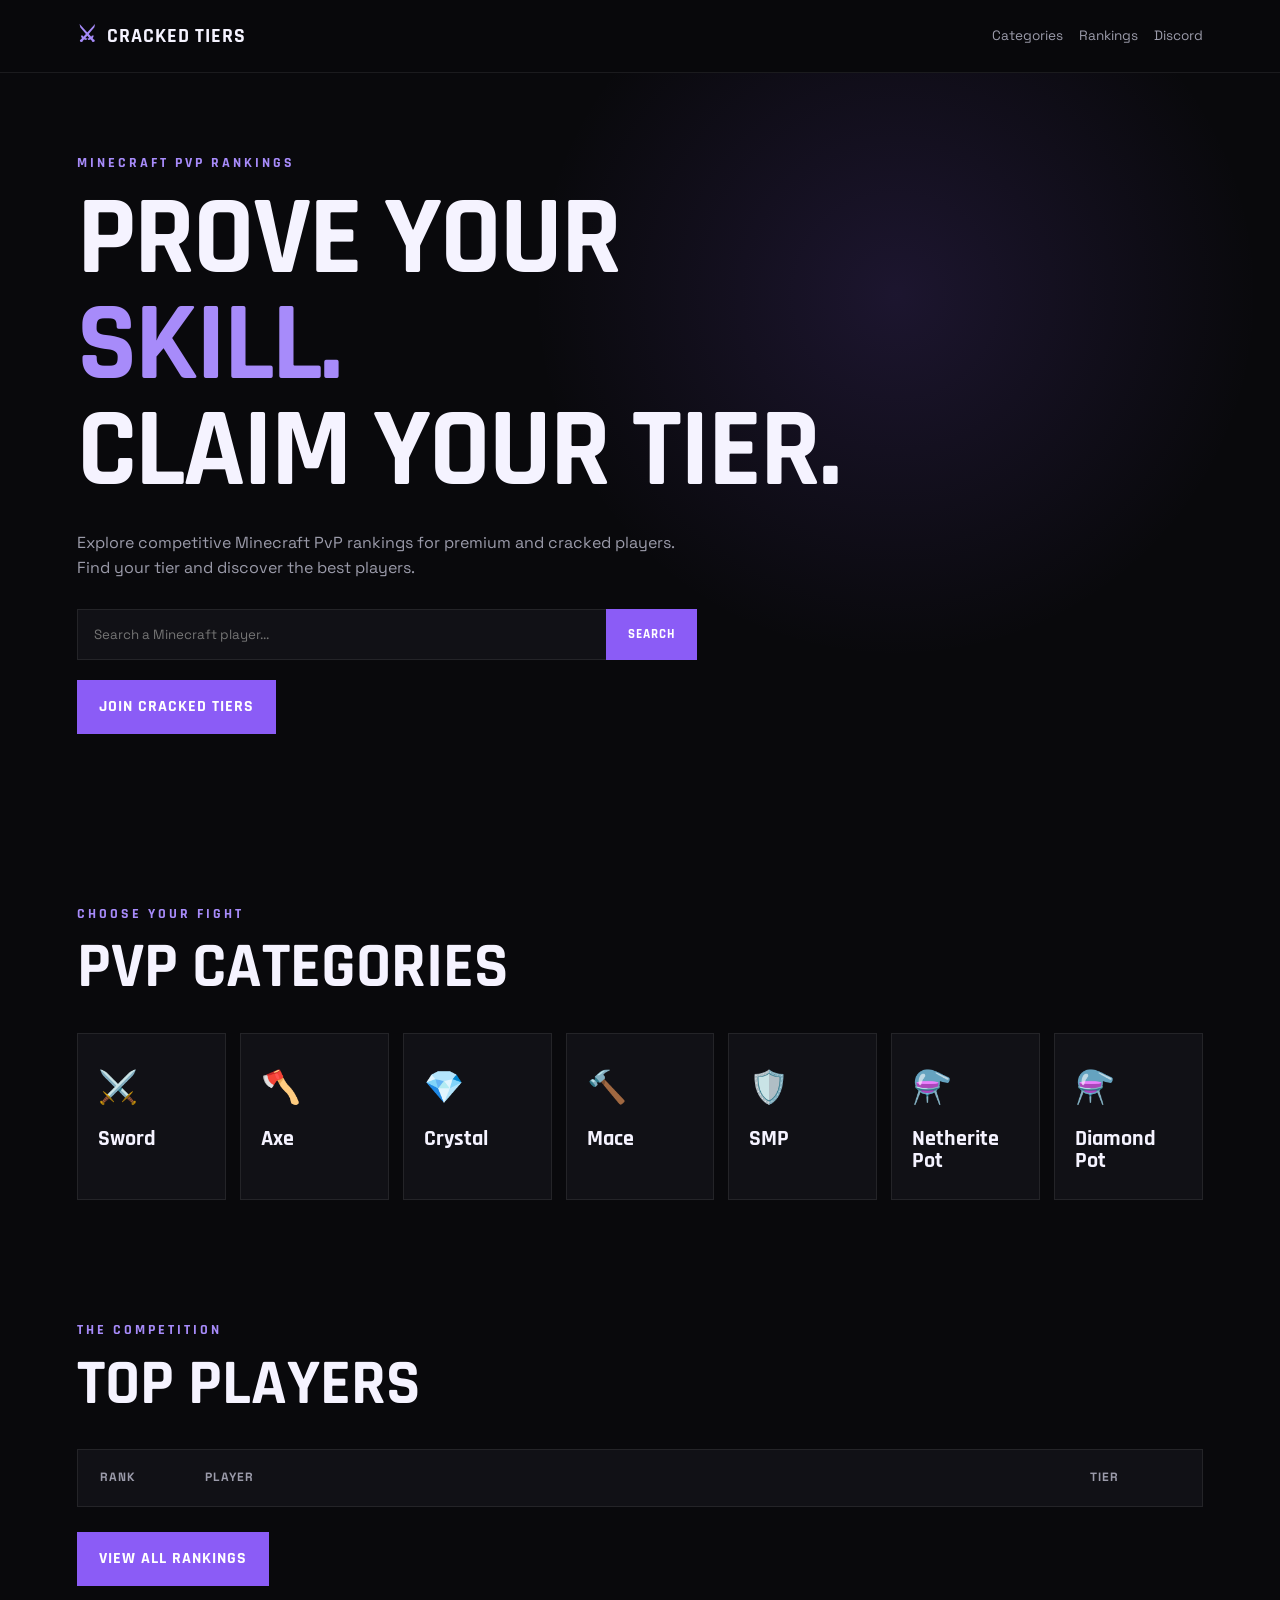
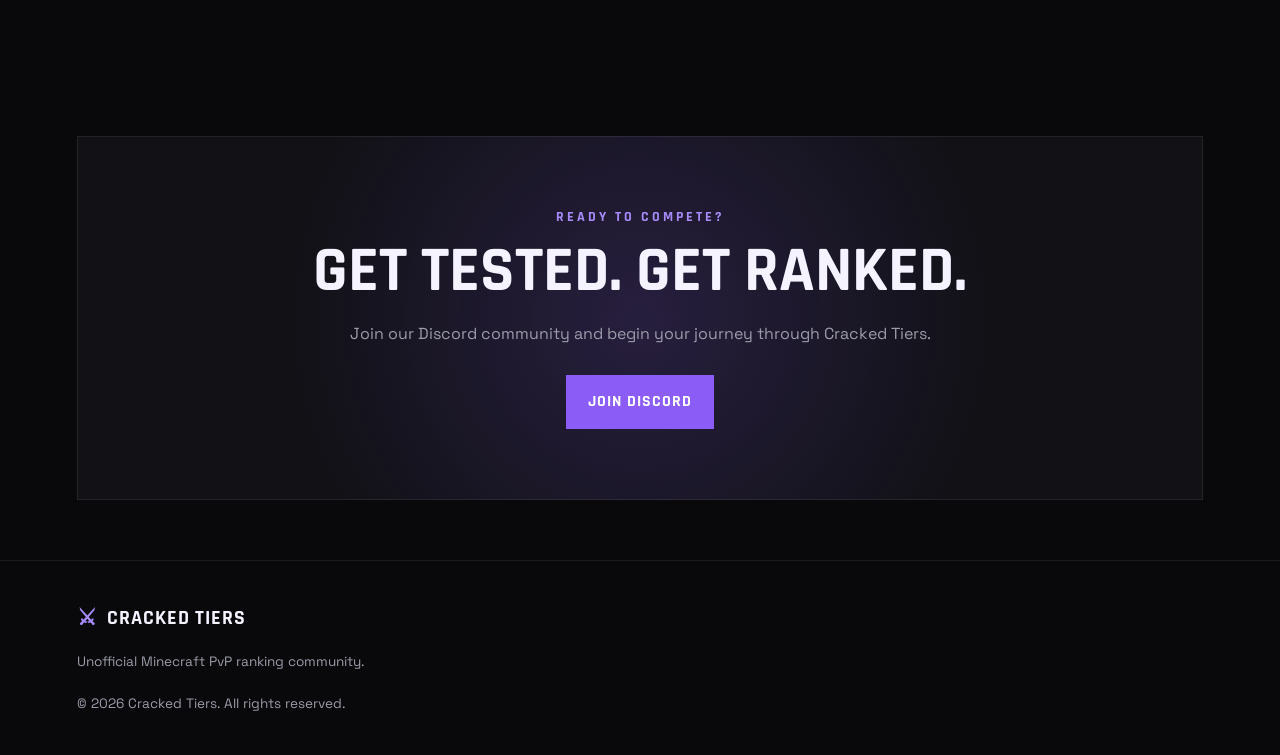
<file: index.html>
<!DOCTYPE html>
<html lang="en">
<head>
    <meta charset="UTF-8">
    <meta name="viewport" content="width=device-width, initial-scale=1.0">

    <title>Cracked Tiers | Minecraft PvP Rankings</title>

    <meta
        name="description"
        content="View Minecraft PvP player rankings and tiers on Cracked Tiers."
    >

    <link rel="stylesheet" href="style.css">
</head>

<body>

    <!-- Navigation -->
    <header class="navbar">
        <a href="index.html" class="brand">
            <span class="brand-icon">⚔</span>
            <span>CRACKED TIERS</span>
        </a>

        <nav class="nav-links">
            <a href="#categories">Categories</a>
            <a href="rankings.html">Rankings</a>
            <a href="#discord">Discord</a>
        </nav>
    </header>


    <main>

        <!-- Hero -->
        <section class="hero">
            <div class="hero-content">

                <p class="eyebrow">MINECRAFT PVP RANKINGS</p>

                <h1>
                    PROVE YOUR <span>SKILL.</span><br>
                    CLAIM YOUR TIER.
                </h1>

                <p class="hero-text">
                    Explore competitive Minecraft PvP rankings for premium and cracked players.
                    Find your tier and discover the best players.
                </p>


                <!-- Player Search -->
                <div class="search-box">

                    <input
                        type="text"
                        id="playerSearch"
                        placeholder="Search a Minecraft player..."
                        autocomplete="off"
                    >

                    <button id="searchButton">
                        SEARCH
                    </button>

                </div>


                <!-- Search Results -->
                <div
                    id="searchResults"
                    class="search-results"
                ></div>


                <a
                    href="#discord"
                    class="primary-button"
                >
                    JOIN CRACKED TIERS
                </a>

            </div>
        </section>


        <!-- PvP Categories -->
        <section
            class="section"
            id="categories"
        >

            <div class="section-heading">
                <p class="eyebrow">
                    CHOOSE YOUR FIGHT
                </p>

                <h2>PVP CATEGORIES</h2>
            </div>


            <div class="category-grid">

                <a
                    href="rankings.html?category=Sword"
                    class="category-card"
                >
                    <span>⚔️</span>
                    <h3>Sword</h3>
                </a>

                <a
                    href="rankings.html?category=Axe"
                    class="category-card"
                >
                    <span>🪓</span>
                    <h3>Axe</h3>
                </a>

                <a
                    href="rankings.html?category=Crystal"
                    class="category-card"
                >
                    <span>💎</span>
                    <h3>Crystal</h3>
                </a>

                <a
                    href="rankings.html?category=Mace"
                    class="category-card"
                >
                    <span>🔨</span>
                    <h3>Mace</h3>
                </a>

                <a
                    href="rankings.html?category=SMP"
                    class="category-card"
                >
                    <span>🛡️</span>
                    <h3>SMP</h3>
                </a>

                <a
                    href="rankings.html?category=Netherite%20Pot"
                    class="category-card"
                >
                    <span>⚗️</span>
                    <h3>Netherite Pot</h3>
                </a>

                <a
                    href="rankings.html?category=Diamond%20Pot"
                    class="category-card"
                >
                    <span>⚗️</span>
                    <h3>Diamond Pot</h3>
                </a>

            </div>
        </section>


        <!-- Rankings Preview -->
        <section class="section rankings-section">

            <div class="section-heading">

                <p class="eyebrow">
                    THE COMPETITION
                </p>

                <h2>TOP PLAYERS</h2>

            </div>


            <div class="leaderboard">

                <div class="leaderboard-row header-row">
                    <span>RANK</span>
                    <span>PLAYER</span>
                    <span>TIER</span>
                </div>

            </div>


            <br>


            <a
                href="rankings.html"
                class="primary-button"
            >
                VIEW ALL RANKINGS
            </a>

        </section>


        <!-- Discord -->
        <section
            class="discord-section"
            id="discord"
        >

            <p class="eyebrow">
                READY TO COMPETE?
            </p>

            <h2>
                GET TESTED. GET RANKED.
            </h2>

            <p>
                Join our Discord community and begin your journey through Cracked Tiers.
            </p>

            <a
                href="#"
                class="primary-button"
            >
                JOIN DISCORD
            </a>

        </section>

    </main>


    <!-- Footer -->
    <footer>

        <div class="brand">
            <span class="brand-icon">⚔</span>
            <span>CRACKED TIERS</span>
        </div>

        <p>
            Unofficial Minecraft PvP ranking community.
        </p>

        <p class="copyright">
            © 2026 Cracked Tiers. All rights reserved.
        </p>

    </footer>


    <script src="script.js"></script>

</body>
</html>
</file>
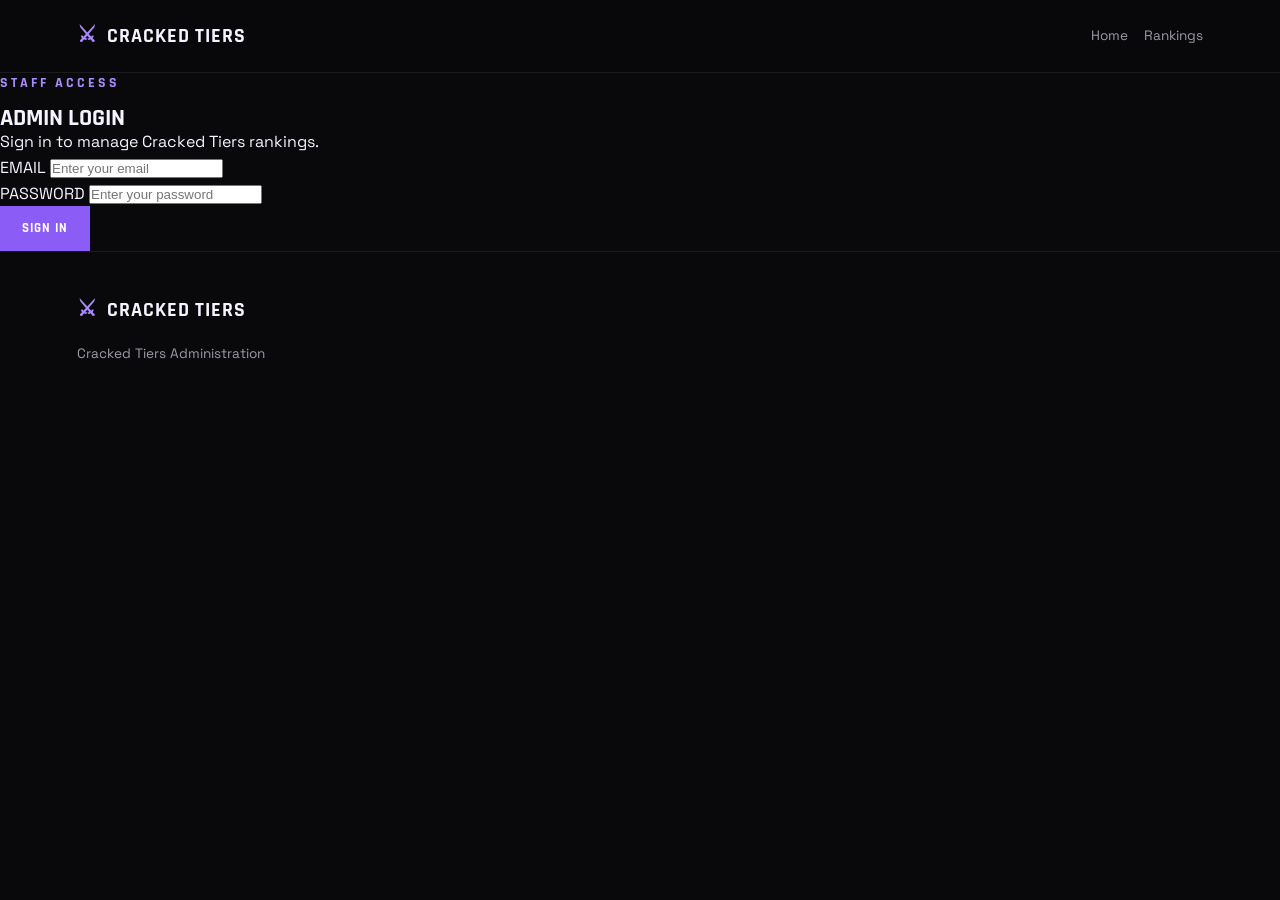
<file: admin.html>
<!DOCTYPE html>
<html lang="en">

<head>
    <meta charset="UTF-8">

    <meta
        name="viewport"
        content="width=device-width, initial-scale=1.0"
    >

    <title>Admin Dashboard | Cracked Tiers</title>

    <link rel="stylesheet" href="style.css">
</head>

<body>

    <!-- Navigation -->
    <header class="navbar">

        <a href="index.html" class="brand">
            <span class="brand-icon">⚔</span>
            <span>CRACKED TIERS</span>
        </a>

        <nav class="nav-links">
            <a href="index.html">View Site</a>

            <button
                id="logoutButton"
                class="admin-nav-button"
            >
                Logout
            </button>
        </nav>

    </header>


    <main class="admin-page">

        <!-- Loading / Security Check -->
        <div
            id="adminLoading"
            class="admin-loading"
        >
            Checking admin access...
        </div>


        <!-- Dashboard -->
        <div
            id="adminDashboard"
            style="display: none;"
        >

            <!-- Header -->
            <section class="admin-header">

                <div>

                    <p class="eyebrow">
                        STAFF CONTROL PANEL
                    </p>

                    <h1>
                        ADMIN DASHBOARD
                    </h1>

                    <p class="admin-login-text">
                        Manage player rankings across
                        Cracked Tiers.
                    </p>

                </div>


                <a
                    href="rankings.html"
                    class="primary-button"
                >
                    VIEW LIVE RANKINGS
                </a>

            </section>


            <!-- Add Ranking -->
            <section class="admin-panel">

                <div class="admin-panel-title">

                    <div>

                        <p class="eyebrow">
                            NEW ENTRY
                        </p>

                        <h2>
                            ADD RANKING
                        </h2>

                    </div>

                </div>


                <form
                    id="addRankingForm"
                    class="admin-ranking-form"
                >

                    <div class="admin-form-group">

                        <label for="playerName">
                            MINECRAFT USERNAME
                        </label>

                        <input
                            type="text"
                            id="playerName"
                            placeholder="Enter player username"
                            required
                        >

                    </div>


                    <div class="admin-form-group">

                        <label for="category">
                            CATEGORY
                        </label>

                        <select
                            id="category"
                            required
                        >
                            <option value="">
                                Select category
                            </option>

                            <option value="Sword">Sword</option>
                            <option value="Axe">Axe</option>
                            <option value="Crystal">Crystal</option>
                            <option value="Mace">Mace</option>
                            <option value="SMP">SMP</option>
                            <option value="Netherite Pot">
                                Netherite Pot
                            </option>
                            <option value="Diamond Pot">
                                Diamond Pot
                            </option>

                        </select>

                    </div>


                    <div class="admin-form-group">

                        <label for="tier">
                            TIER
                        </label>

                        <select
                            id="tier"
                            required
                        >
                            <option value="">
                                Select tier
                            </option>

                            <option value="HT1">HT1</option>
                            <option value="LT1">LT1</option>
                            <option value="HT2">HT2</option>
                            <option value="LT2">LT2</option>
                            <option value="HT3">HT3</option>
                            <option value="LT3">LT3</option>
                            <option value="HT4">HT4</option>
                            <option value="LT4">LT4</option>
                            <option value="HT5">HT5</option>
                            <option value="LT5">LT5</option>

                        </select>

                    </div>


                    <button
                        type="submit"
                        class="primary-button"
                    >
                        ADD RANKING
                    </button>

                </form>


                <div
                    id="adminMessage"
                    class="admin-message"
                ></div>

            </section>


            <!-- Edit Ranking -->
            <section
                id="editPanel"
                class="admin-panel"
                style="display: none;"
            >

                <div class="admin-panel-title">

                    <div>

                        <p class="eyebrow">
                            EDIT ENTRY
                        </p>

                        <h2>
                            EDIT RANKING
                        </h2>

                    </div>

                </div>


                <form
                    id="editRankingForm"
                    class="admin-ranking-form"
                >

                    <input
                        type="hidden"
                        id="editRankingId"
                    >


                    <div class="admin-form-group">

                        <label for="editPlayerName">
                            MINECRAFT USERNAME
                        </label>

                        <input
                            type="text"
                            id="editPlayerName"
                            required
                        >

                    </div>


                    <div class="admin-form-group">

                        <label for="editCategory">
                            CATEGORY
                        </label>

                        <select
                            id="editCategory"
                            required
                        >
                            <option value="Sword">Sword</option>
                            <option value="Axe">Axe</option>
                            <option value="Crystal">Crystal</option>
                            <option value="Mace">Mace</option>
                            <option value="SMP">SMP</option>
                            <option value="Netherite Pot">
                                Netherite Pot
                            </option>
                            <option value="Diamond Pot">
                                Diamond Pot
                            </option>

                        </select>

                    </div>


                    <div class="admin-form-group">

                        <label for="editTier">
                            TIER
                        </label>

                        <select
                            id="editTier"
                            required
                        >
                            <option value="HT1">HT1</option>
                            <option value="LT1">LT1</option>
                            <option value="HT2">HT2</option>
                            <option value="LT2">LT2</option>
                            <option value="HT3">HT3</option>
                            <option value="LT3">LT3</option>
                            <option value="HT4">HT4</option>
                            <option value="LT4">LT4</option>
                            <option value="HT5">HT5</option>
                            <option value="LT5">LT5</option>

                        </select>

                    </div>


                    <button
                        type="submit"
                        class="primary-button"
                    >
                        SAVE CHANGES
                    </button>


                    <button
                        type="button"
                        id="cancelEditButton"
                        class="admin-cancel-button"
                    >
                        CANCEL
                    </button>

                </form>

            </section>


            <!-- Manage Rankings -->
            <section class="admin-panel">

                <div class="admin-panel-title">

                    <div>

                        <p class="eyebrow">
                            DATABASE
                        </p>

                        <h2>
                            MANAGE RANKINGS
                        </h2>

                    </div>

                </div>


                <div
                    id="adminRankingsList"
                    class="admin-rankings-list"
                >
                    Loading rankings...
                </div>

            </section>

        </div>

    </main>


<script>

    // ==========================================
    // SUPABASE SETTINGS
    // ==========================================
    const SUPABASE_URL =
        "https://twgnubacplneragssrot.supabase.co";

    const SUPABASE_KEY =
        "sb_publishable_O4hAWDj8dTdSsHTL6j9nrg_SEOZIQiR";

    const ADMIN_USER_ID =
        "ca1c160b-d6c8-4544-b12d-2777d39879d4";


    // ==========================================
    // CHECK ADMIN SESSION
    // ==========================================
    const savedSession =
        localStorage.getItem(
            "crackedTiersSession"
        );


    if (!savedSession) {

        window.location.href =
            "login.html";

    } else {

        try {

            const authData =
                JSON.parse(savedSession);


            if (
                !authData.user ||
                authData.user.id !==
                ADMIN_USER_ID
            ) {

                localStorage.removeItem(
                    "crackedTiersSession"
                );

                window.location.href =
                    "login.html";

            } else {

                document
                    .getElementById("adminLoading")
                    .style.display = "none";


                document
                    .getElementById("adminDashboard")
                    .style.display = "block";

            }

        } catch (error) {

            localStorage.removeItem(
                "crackedTiersSession"
            );

            window.location.href =
                "login.html";
        }
    }


    // ==========================================
    // GET ACCESS TOKEN
    // ==========================================
    function getAccessToken() {

        const session =
            JSON.parse(
                localStorage.getItem(
                    "crackedTiersSession"
                )
            );

        return session.access_token;
    }


    // ==========================================
    // LOAD RANKINGS
    // ==========================================
    async function loadAdminRankings() {

        const rankingsList =
            document.getElementById(
                "adminRankingsList"
            );


        try {

            const response =
                await fetch(
                    SUPABASE_URL +
                    "/rest/v1/rankings" +
                    "?select=id,player_name,category,tier" +
                    "&order=player_name.asc",
                    {
                        headers: {
                            "apikey": SUPABASE_KEY,
                            "Authorization":
                                "Bearer " +
                                getAccessToken()
                        }
                    }
                );


            if (!response.ok) {

                throw new Error(
                    "Unable to load rankings"
                );
            }


            const players =
                await response.json();


            if (players.length === 0) {

                rankingsList.innerHTML =
                    "<p>No rankings found.</p>";

                return;
            }


            rankingsList.innerHTML =
                players
                    .map(
                        function (player) {

                            return `
                                <div class="admin-ranking-row">

                                    <div class="admin-player-info">

                                        <strong>
                                            ${player.player_name}
                                        </strong>

                                        <span>
                                            ${player.category}
                                            ·
                                            ${player.tier}
                                        </span>

                                    </div>


                                    <div class="admin-row-actions">

                                        <button
                                            class="admin-edit-button"
                                            data-id="${player.id}"
                                            data-name="${player.player_name}"
                                            data-category="${player.category}"
                                            data-tier="${player.tier}"
                                        >
                                            EDIT
                                        </button>


                                        <button
                                            class="admin-delete-button"
                                            data-id="${player.id}"
                                        >
                                            DELETE
                                        </button>

                                    </div>

                                </div>
                            `;
                        }
                    )
                    .join("");


            addDeleteListeners();
            addEditListeners();


        } catch (error) {

            console.error(
                "Admin ranking error:",
                error
            );

            rankingsList.innerHTML =
                "<p>Unable to load rankings.</p>";
        }
    }


    // ==========================================
    // ADD RANKING
    // ==========================================
    const addRankingForm =
        document.getElementById(
            "addRankingForm"
        );


    addRankingForm.addEventListener(
        "submit",
        async function (event) {

            event.preventDefault();


            const playerName =
                document
                    .getElementById("playerName")
                    .value
                    .trim();

            const category =
                document
                    .getElementById("category")
                    .value;

            const tier =
                document
                    .getElementById("tier")
                    .value;


            const adminMessage =
                document.getElementById(
                    "adminMessage"
                );


            adminMessage.textContent =
                "Adding ranking...";


            try {

                const response =
                    await fetch(
                        SUPABASE_URL +
                        "/rest/v1/rankings",
                        {
                            method: "POST",

                            headers: {
                                "apikey": SUPABASE_KEY,

                                "Authorization":
                                    "Bearer " +
                                    getAccessToken(),

                                "Content-Type":
                                    "application/json",

                                "Prefer":
                                    "return=representation"
                            },

                            body: JSON.stringify([
                                {
                                    player_name:
                                        playerName,

                                    category:
                                        category,

                                    tier:
                                        tier
                                }
                            ])
                        }
                    );


                if (!response.ok) {

                    const errorData =
                        await response.json();

                    throw new Error(
                        errorData.message ||
                        "Unable to add ranking"
                    );
                }


                adminMessage.textContent =
                    "Ranking added successfully!";


                addRankingForm.reset();


                loadAdminRankings();


            } catch (error) {

                console.error(
                    "Add ranking error:",
                    error
                );


                adminMessage.textContent =
                    error.message;
            }
        }
    );


    // ==========================================
    // EDIT BUTTONS
    // ==========================================
    function addEditListeners() {

        const editButtons =
            document.querySelectorAll(
                ".admin-edit-button"
            );


        editButtons.forEach(
            function (button) {

                button.addEventListener(
                    "click",
                    function () {

                        document
                            .getElementById("editRankingId")
                            .value =
                            button.dataset.id;

                        document
                            .getElementById("editPlayerName")
                            .value =
                            button.dataset.name;

                        document
                            .getElementById("editCategory")
                            .value =
                            button.dataset.category;

                        document
                            .getElementById("editTier")
                            .value =
                            button.dataset.tier;


                        document
                            .getElementById("editPanel")
                            .style.display =
                            "block";


                        document
                            .getElementById("editPanel")
                            .scrollIntoView({
                                behavior: "smooth"
                            });
                    }
                );
            }
        );
    }


    // ==========================================
    // SAVE EDITED RANKING
    // ==========================================
    document
        .getElementById("editRankingForm")
        .addEventListener(
            "submit",
            async function (event) {

                event.preventDefault();


                const rankingId =
                    document
                        .getElementById("editRankingId")
                        .value;

                const playerName =
                    document
                        .getElementById("editPlayerName")
                        .value
                        .trim();

                const category =
                    document
                        .getElementById("editCategory")
                        .value;

                const tier =
                    document
                        .getElementById("editTier")
                        .value;


                try {

                    const response =
                        await fetch(
                            SUPABASE_URL +
                            "/rest/v1/rankings?id=eq." +
                            encodeURIComponent(
                                rankingId
                            ),
                            {
                                method: "PATCH",

                                headers: {
                                    "apikey":
                                        SUPABASE_KEY,

                                    "Authorization":
                                        "Bearer " +
                                        getAccessToken(),

                                    "Content-Type":
                                        "application/json"
                                },

                                body: JSON.stringify({
                                    player_name:
                                        playerName,

                                    category:
                                        category,

                                    tier:
                                        tier
                                })
                            }
                        );


                    if (!response.ok) {

                        const errorData =
                            await response.json();

                        throw new Error(
                            errorData.message ||
                            "Unable to update ranking"
                        );
                    }


                    document
                        .getElementById("editPanel")
                        .style.display =
                        "none";


                    alert(
                        "Ranking updated successfully!"
                    );


                    loadAdminRankings();


                } catch (error) {

                    console.error(
                        "Edit error:",
                        error
                    );

                    alert(
                        error.message
                    );
                }
            }
        );


    // ==========================================
    // CANCEL EDIT
    // ==========================================
    document
        .getElementById("cancelEditButton")
        .addEventListener(
            "click",
            function () {

                document
                    .getElementById("editPanel")
                    .style.display =
                    "none";
            }
        );


    // ==========================================
    // DELETE RANKING
    // ==========================================
    function addDeleteListeners() {

        const deleteButtons =
            document.querySelectorAll(
                ".admin-delete-button"
            );


        deleteButtons.forEach(
            function (button) {

                button.addEventListener(
                    "click",
                    async function () {

                        const rankingId =
                            button.getAttribute(
                                "data-id"
                            );


                        const confirmed =
                            confirm(
                                "Delete this ranking?"
                            );


                        if (!confirmed) {
                            return;
                        }


                        try {

                            const response =
                                await fetch(
                                    SUPABASE_URL +
                                    "/rest/v1/rankings" +
                                    "?id=eq." +
                                    encodeURIComponent(
                                        rankingId
                                    ),
                                    {
                                        method:
                                            "DELETE",

                                        headers: {
                                            "apikey":
                                                SUPABASE_KEY,

                                            "Authorization":
                                                "Bearer " +
                                                getAccessToken()
                                        }
                                    }
                                );


                            if (!response.ok) {

                                throw new Error(
                                    "Unable to delete ranking"
                                );
                            }


                            loadAdminRankings();


                        } catch (error) {

                            console.error(
                                "Delete error:",
                                error
                            );

                            alert(
                                error.message
                            );
                        }
                    }
                );
            }
        );
    }


    // ==========================================
    // LOGOUT
    // ==========================================
    document
        .getElementById("logoutButton")
        .addEventListener(
            "click",
            function () {

                localStorage.removeItem(
                    "crackedTiersSession"
                );


                window.location.href =
                    "login.html";
            }
        );


    // ==========================================
    // START DASHBOARD
    // ==========================================
    loadAdminRankings();

</script>

</body>
</html>
</file>
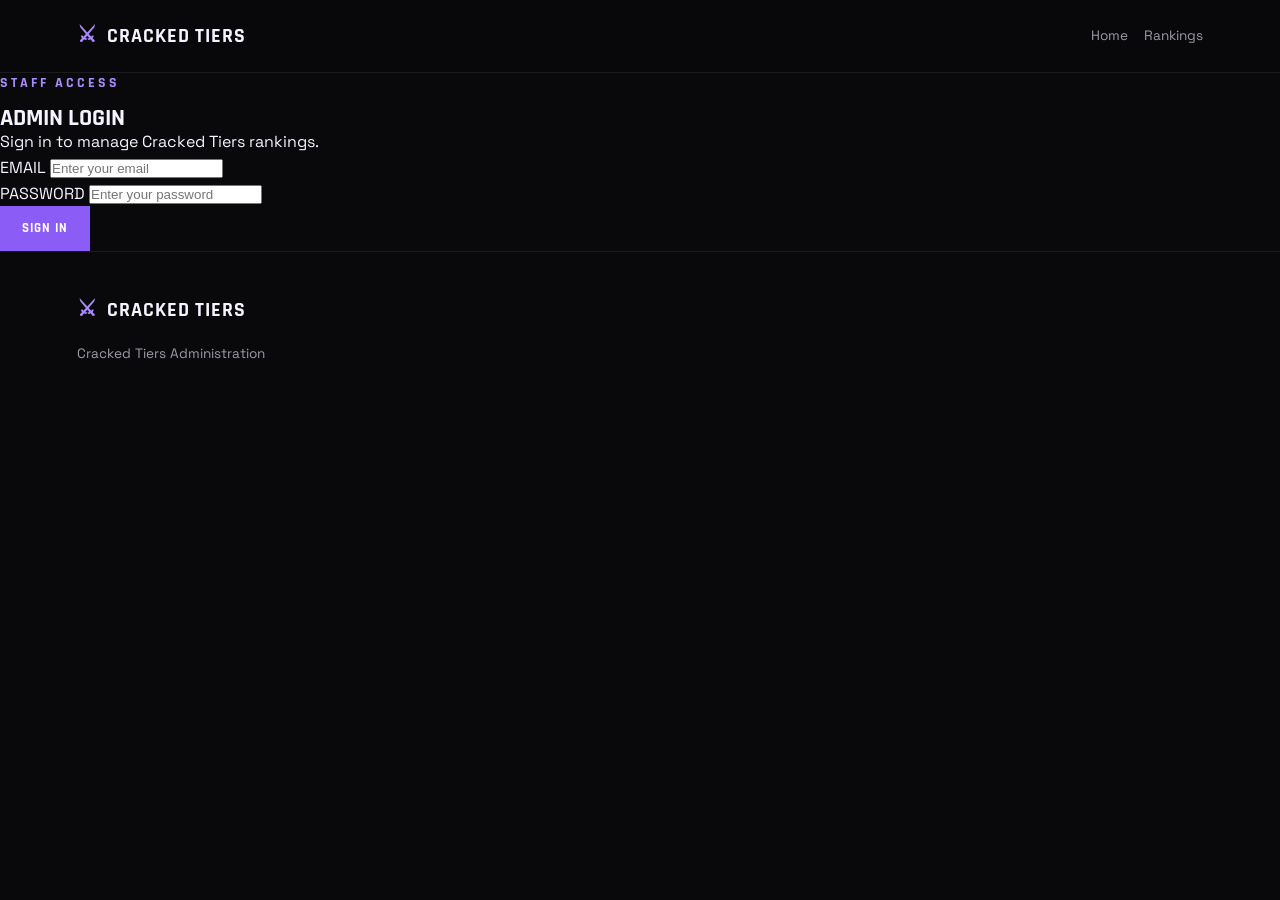
<file: login.html>
<!DOCTYPE html><html lang="en">
<head>
    <meta charset="UTF-8"><meta
    name="viewport"
    content="width=device-width, initial-scale=1.0"
>

<title>Admin Login | Cracked Tiers</title>

<link rel="stylesheet" href="style.css">

</head><body><!-- Navigation -->
<header class="navbar">

    <a href="index.html" class="brand">
        <span class="brand-icon">⚔</span>
        <span>CRACKED TIERS</span>
    </a>

    <nav class="nav-links">
        <a href="index.html">Home</a>
        <a href="rankings.html">Rankings</a>
    </nav>

</header>


<main class="admin-login-page">

    <section class="admin-login-card">

        <p class="eyebrow">
            STAFF ACCESS
        </p>

        <h1>
            ADMIN LOGIN
        </h1>

        <p class="admin-login-text">
            Sign in to manage Cracked Tiers rankings.
        </p>


        <form id="loginForm">

            <div class="admin-form-group">

                <label for="adminEmail">
                    EMAIL
                </label>

                <input
                    type="email"
                    id="adminEmail"
                    placeholder="Enter your email"
                    required
                >

            </div>


            <div class="admin-form-group">

                <label for="adminPassword">
                    PASSWORD
                </label>

                <input
                    type="password"
                    id="adminPassword"
                    placeholder="Enter your password"
                    required
                >

            </div>


            <button
                type="submit"
                class="primary-button admin-login-button"
                id="loginButton"
            >
                SIGN IN
            </button>


            <div
                id="loginMessage"
                class="admin-message"
            ></div>

        </form>

    </section>

</main>


<footer>

    <div class="brand">
        <span class="brand-icon">⚔</span>
        <span>CRACKED TIERS</span>
    </div>

    <p>
        Cracked Tiers Administration
    </p>

</footer>


<script>

    const SUPABASE_URL =
        "https://twgnubacplneragssrot.supabase.co";

    const SUPABASE_KEY =
        "sb_publishable_O4hAWDj8dTdSsHTL6j9nrg_SEOZIQiR";

    const ADMIN_USER_ID =
        "ca1c160b-d6c8-4544-b12d-2777d39879d4";


    const loginForm =
        document.getElementById("loginForm");

    const loginMessage =
        document.getElementById("loginMessage");

    const loginButton =
        document.getElementById("loginButton");


    loginForm.addEventListener(
        "submit",
        async function (event) {

            event.preventDefault();


            const email =
                document
                    .getElementById("adminEmail")
                    .value
                    .trim();

            const password =
                document
                    .getElementById("adminPassword")
                    .value;


            loginMessage.textContent =
                "Signing in...";

            loginButton.disabled = true;


            try {

                const response =
                    await fetch(
                        SUPABASE_URL +
                        "/auth/v1/token?grant_type=password",
                        {
                            method: "POST",

                            headers: {
                                "apikey":
                                    SUPABASE_KEY,

                                "Content-Type":
                                    "application/json"
                            },

                            body: JSON.stringify({
                                email: email,
                                password: password
                            })
                        }
                    );


                const authData =
                    await response.json();


                if (!response.ok) {

                    throw new Error(
                        authData.error_description ||
                        authData.msg ||
                        "Unable to sign in"
                    );
                }


                if (
                    !authData.user ||
                    authData.user.id !==
                    ADMIN_USER_ID
                ) {

                    loginMessage.textContent =
                        "This account does not have admin access.";

                    loginButton.disabled =
                        false;

                    return;
                }


                localStorage.setItem(
                    "crackedTiersSession",
                    JSON.stringify(authData)
                );


                loginMessage.textContent =
                    "Login successful!";


                window.location.href =
                    "admin.html";


            } catch (error) {

                console.error(
                    "Login error:",
                    error
                );


                loginMessage.textContent =
                    error.message;


                loginButton.disabled =
                    false;
            }
        }
    );

</script>

</body>
</html>
</file>
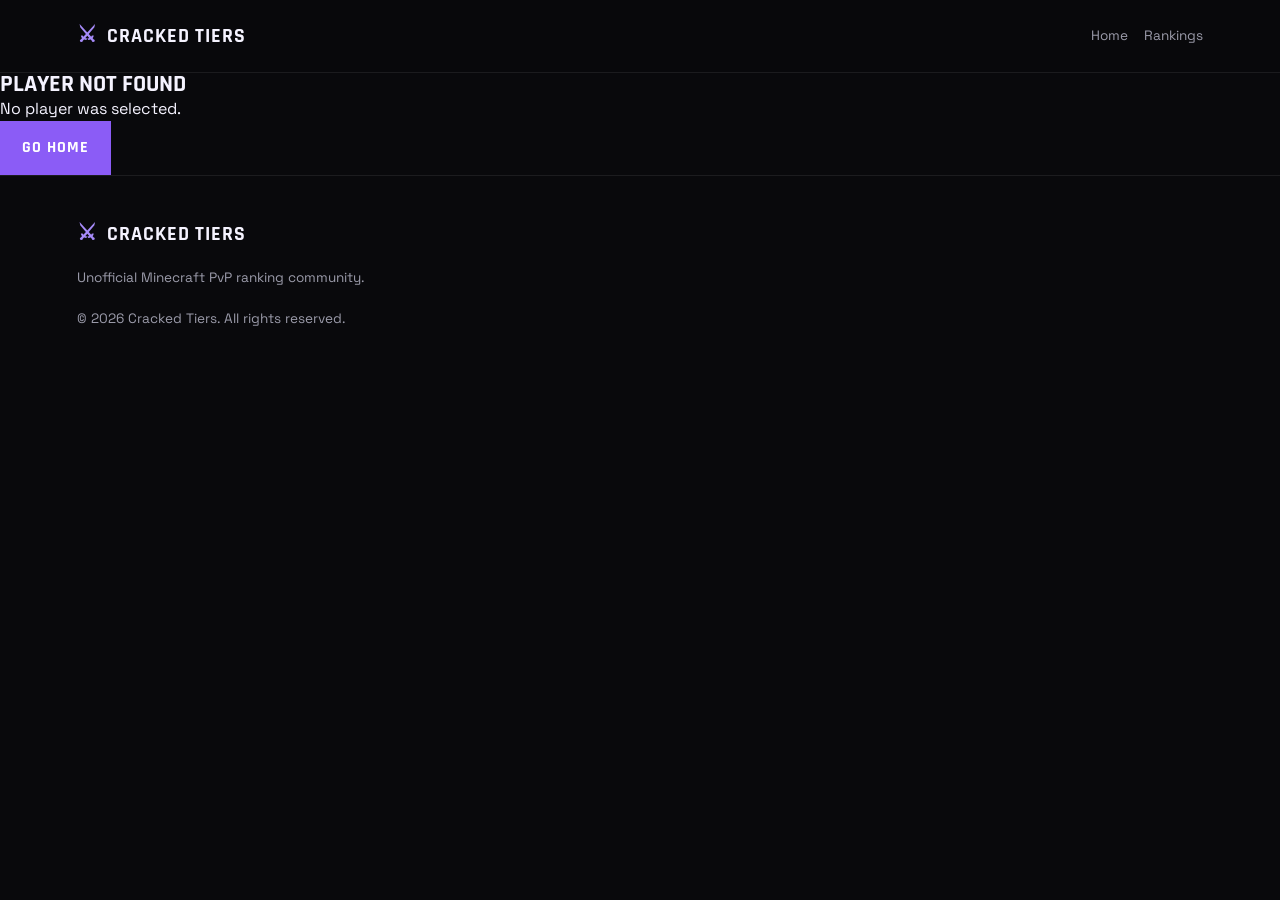
<file: player.html>
<!DOCTYPE html>
<html lang="en">

<head>
    <meta charset="UTF-8">

    <meta
        name="viewport"
        content="width=device-width, initial-scale=1.0"
    >

    <title>Player Profile | Cracked Tiers</title>

    <link rel="stylesheet" href="style.css">
</head>

<body>

    <!-- Navigation -->
    <header class="navbar">

        <a href="index.html" class="brand">
            <span class="brand-icon">⚔</span>
            <span>CRACKED TIERS</span>
        </a>

        <nav class="nav-links">
            <a href="index.html">Home</a>
            <a href="rankings.html">Rankings</a>
        </nav>

    </header>


    <main class="player-page">

        <section class="player-profile">

            <!-- Loading state -->
            <div
                id="playerProfileContent"
                class="profile-loading"
            >
                Loading player profile...
            </div>

        </section>

    </main>


    <!-- Footer -->
    <footer>

        <div class="brand">
            <span class="brand-icon">⚔</span>
            <span>CRACKED TIERS</span>
        </div>

        <p>
            Unofficial Minecraft PvP ranking community.
        </p>

        <p class="copyright">
            © 2026 Cracked Tiers. All rights reserved.
        </p>

    </footer>


    <script src="script.js"></script>

</body>

</html>
</file>
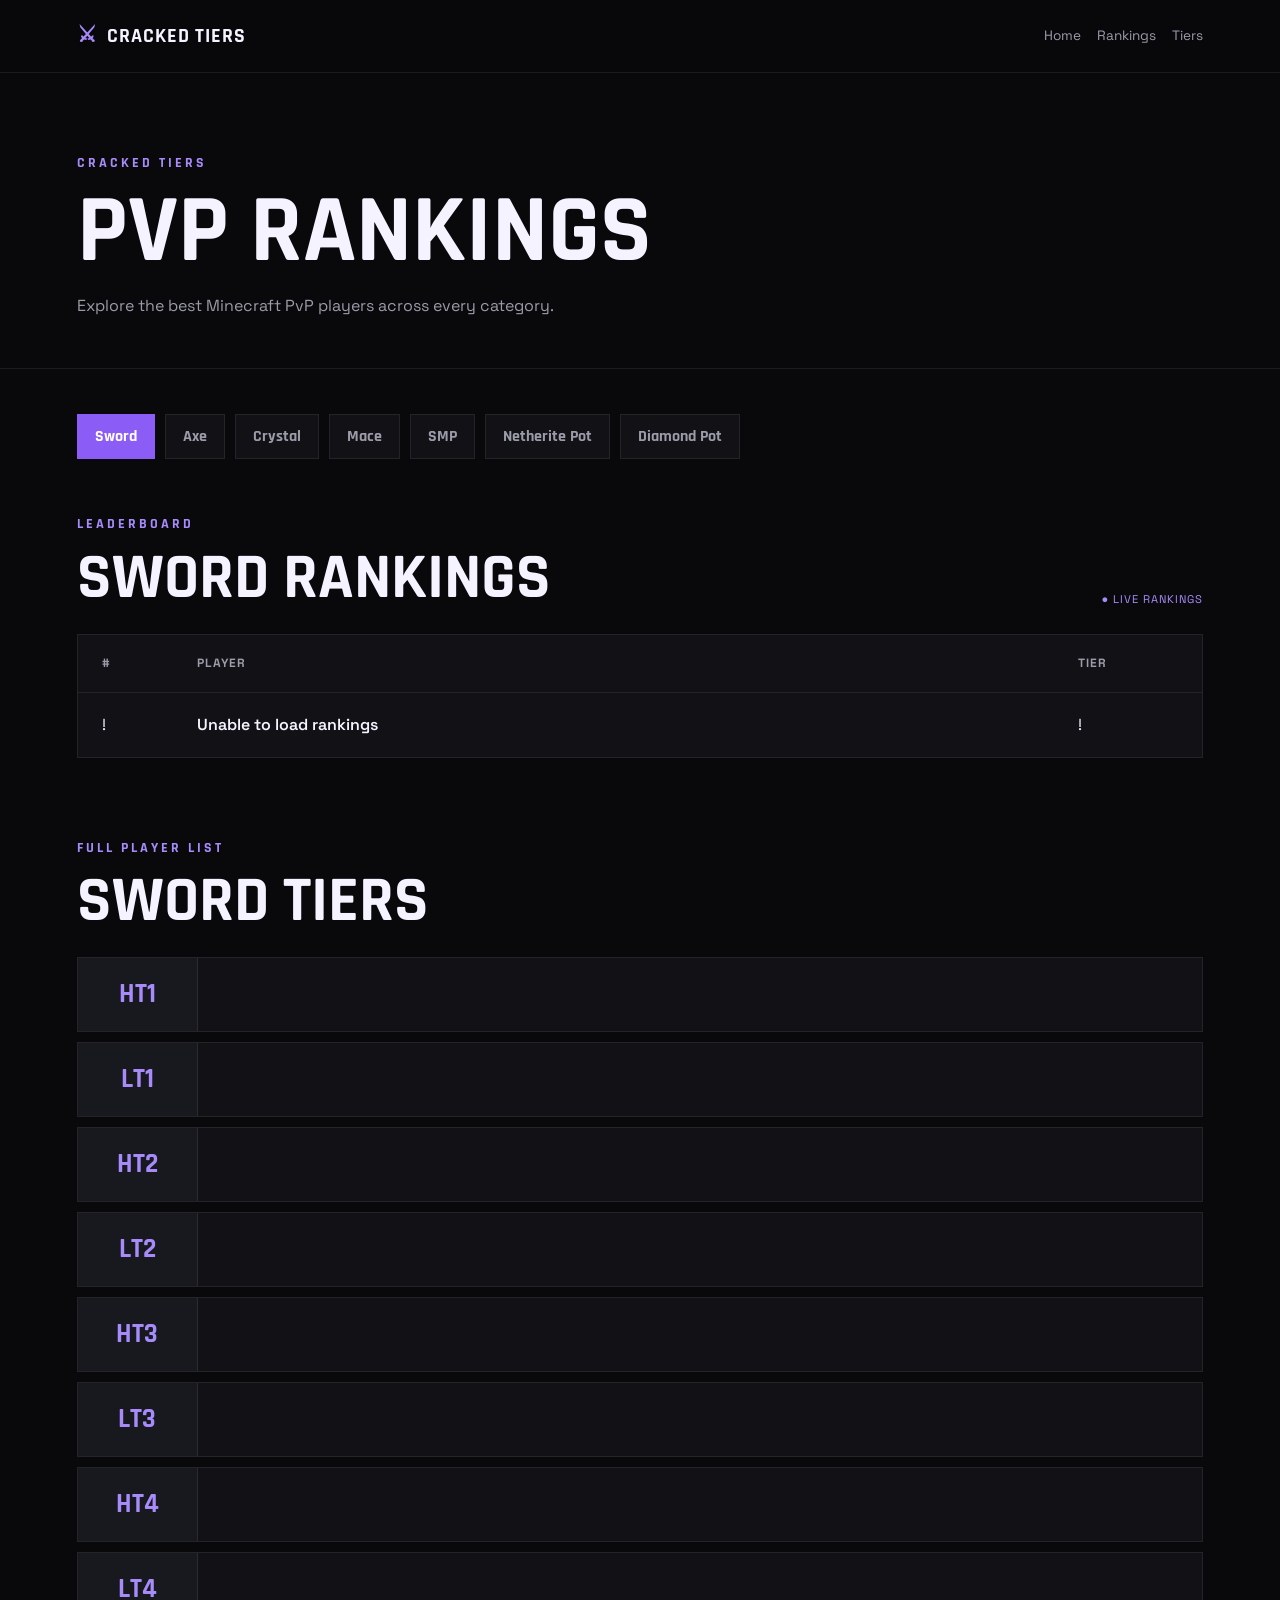
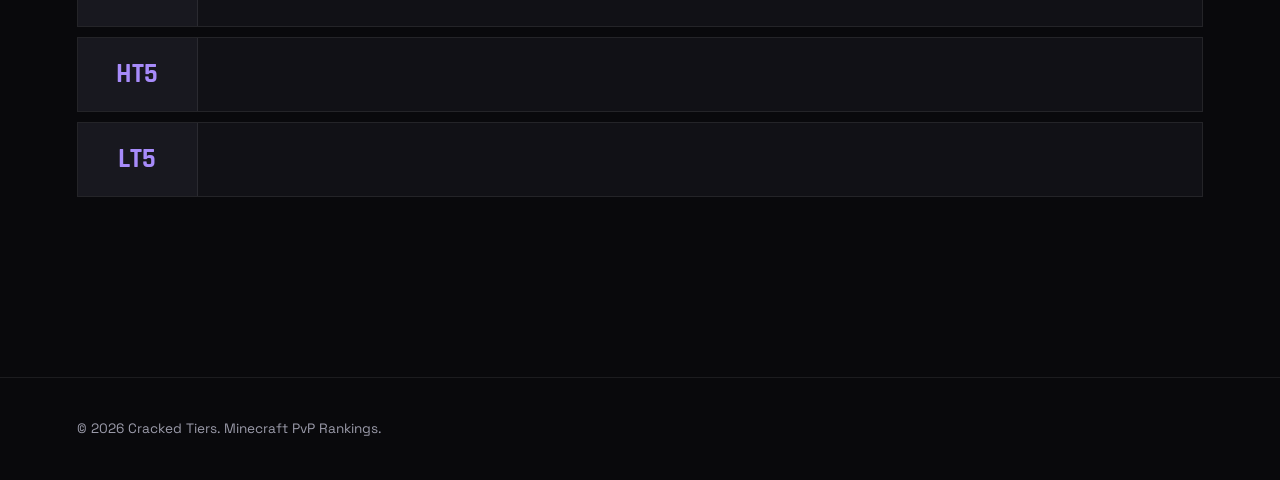
<file: rankings.html>
<!DOCTYPE html><html lang="en">
<head>
    <meta charset="UTF-8">
    <meta name="viewport" content="width=device-width, initial-scale=1.0">
    <title>Rankings | Cracked Tiers</title>
    <link rel="stylesheet" href="style.css">
</head><body><!-- Navigation --><header class="navbar">
    <a href="index.html" class="brand">
        <span class="brand-icon">⚔</span>
        <span>CRACKED TIERS</span>
    </a><nav class="nav-links">
    <a href="index.html">Home</a>
    <a href="#leaderboard">Rankings</a>
    <a href="#tiers">Tiers</a>
</nav>

</header><main class="rankings-page"><!-- Page Header -->
<section class="rankings-hero">
    <p class="eyebrow">CRACKED TIERS</p>
    <h1>PVP RANKINGS</h1>
    <p>Explore the best Minecraft PvP players across every category.</p>
</section>

<!-- Category Selector -->
<section class="ranking-container">

    <div class="category-tabs">
        <button class="category-tab active" data-category="Sword">Sword</button>
        <button class="category-tab" data-category="Axe">Axe</button>
        <button class="category-tab" data-category="Crystal">Crystal</button>
        <button class="category-tab" data-category="Mace">Mace</button>
        <button class="category-tab" data-category="SMP">SMP</button>
        <button class="category-tab" data-category="Netherite Pot">Netherite Pot</button>
        <button class="category-tab" data-category="Diamond Pot">Diamond Pot</button>
    </div>

    <!-- Leaderboard -->
    <section id="leaderboard" class="ranking-block">

        <div class="ranking-title">
            <div>
                <p class="eyebrow">LEADERBOARD</p>
                <h2 id="categoryTitle">SWORD RANKINGS</h2>
            </div>

            <span class="live-badge" id="liveBadge">● LIVE RANKINGS</span>
        </div>

        <div class="ranking-table">

            <!-- Table Header -->
            <div class="ranking-table-row table-header">
                <span>#</span>
                <span>PLAYER</span>
                <span>TIER</span>
            </div>

            <!-- Real players are loaded here by script.js -->

        </div>
    </section>

    <!-- Tier List -->
    <section id="tiers" class="ranking-block">

        <div class="ranking-title">
            <div>
                <p class="eyebrow">FULL PLAYER LIST</p>
                <h2 id="tierListTitle">SWORD TIERS</h2>
            </div>
        </div>

        <div class="tier-list">

            <div class="tier-group tier-ht1">
                <div class="tier-label">HT1</div>
                <div class="tier-players"></div>
            </div>

            <div class="tier-group">
                <div class="tier-label">LT1</div>
                <div class="tier-players"></div>
            </div>

            <div class="tier-group">
                <div class="tier-label">HT2</div>
                <div class="tier-players"></div>
            </div>

            <div class="tier-group">
                <div class="tier-label">LT2</div>
                <div class="tier-players"></div>
            </div>

            <div class="tier-group">
                <div class="tier-label">HT3</div>
                <div class="tier-players"></div>
            </div>

            <div class="tier-group">
                <div class="tier-label">LT3</div>
                <div class="tier-players"></div>
            </div>

            <div class="tier-group">
                <div class="tier-label">HT4</div>
                <div class="tier-players"></div>
            </div>

            <div class="tier-group">
                <div class="tier-label">LT4</div>
                <div class="tier-players"></div>
            </div>

            <div class="tier-group">
                <div class="tier-label">HT5</div>
                <div class="tier-players"></div>
            </div>

            <div class="tier-group">
                <div class="tier-label">LT5</div>
                <div class="tier-players"></div>
            </div>

        </div>
    </section>

</section>

</main><footer>
    <p>© 2026 Cracked Tiers. Minecraft PvP Rankings.</p>
</footer><script src="script.js"></script></body>
</html>
</file>
<file: style.css>
/* Cracked Tiers styles */
@import url('https://fonts.googleapis.com/css2?family=Rajdhani:wght@500;600;700&family=Space+Grotesk:wght@400;500;600;700&display=swap');

:root {
    --bg: #09090c;
    --surface: #111116;
    --surface-light: #18181f;
    --purple: #8b5cf6;
    --purple-bright: #a78bfa;
    --text: #f5f3ff;
    --muted: #9b9baa;
    --border: rgba(255, 255, 255, 0.08);
}

* {
    box-sizing: border-box;
    margin: 0;
    padding: 0;
}

html {
    scroll-behavior: smooth;
}

body {
    background: var(--bg);
    color: var(--text);
    font-family: "Space Grotesk", sans-serif;
    line-height: 1.6;
}

a {
    color: inherit;
    text-decoration: none;
}

/* Navigation */
.navbar {
    width: 100%;
    padding: 18px 6%;
    display: flex;
    justify-content: space-between;
    align-items: center;
    border-bottom: 1px solid var(--border);
    background: rgba(9, 9, 12, 0.92);
    position: sticky;
    top: 0;
    z-index: 100;
    backdrop-filter: blur(12px);
}

.brand {
    display: flex;
    align-items: center;
    gap: 9px;
    font-family: "Rajdhani", sans-serif;
    font-size: 1.25rem;
    font-weight: 700;
    letter-spacing: 1px;
}

.brand-icon {
    color: var(--purple-bright);
    font-size: 1.4rem;
}

.nav-links {
    display: flex;
    gap: 16px;
    font-size: 0.85rem;
    color: var(--muted);
}

.nav-links a:hover {
    color: var(--purple-bright);
}

/* Hero */
.hero {
    min-height: 650px;
    display: flex;
    align-items: center;
    padding: 80px 6%;
    background:
        radial-gradient(
            circle at 70% 30%,
            rgba(139, 92, 246, 0.15),
            transparent 35%
        ),
        var(--bg);
}

.hero-content {
    max-width: 780px;
}

.eyebrow {
    color: var(--purple-bright);
    font-family: "Rajdhani", sans-serif;
    font-weight: 700;
    letter-spacing: 3px;
    font-size: 0.85rem;
    margin-bottom: 12px;
}

h1,
h2,
h3 {
    font-family: "Rajdhani", sans-serif;
    line-height: 0.95;
}

.hero h1 {
    font-size: clamp(3.5rem, 10vw, 7rem);
    font-weight: 700;
    letter-spacing: -2px;
}

.hero h1 span {
    color: var(--purple-bright);
}

.hero-text {
    color: var(--muted);
    max-width: 620px;
    margin: 24px 0;
    font-size: 1rem;
}

/* Search */
.search-box {
    display: flex;
    max-width: 620px;
    margin: 28px 0 12px;
}

.search-box input {
    flex: 1;
    min-width: 0;
    border: 1px solid var(--border);
    border-right: none;
    background: var(--surface);
    color: var(--text);
    padding: 16px;
    outline: none;
    font-family: inherit;
}

.search-box input:focus {
    border-color: var(--purple);
}

.search-box button,
.primary-button {
    border: none;
    background: var(--purple);
    color: white;
    padding: 14px 22px;
    font-family: "Rajdhani", sans-serif;
    font-weight: 700;
    letter-spacing: 1px;
    cursor: pointer;
    transition: 0.2s ease;
}

.search-box button:hover,
.primary-button:hover {
    background: var(--purple-bright);
    transform: translateY(-1px);
}

.primary-button {
    display: inline-block;
}

/* Player Search Results */
.search-results {
    width: 100%;
    max-width: 620px;
    margin-bottom: 20px;
}

.search-message {
    padding: 14px 18px;
    background: var(--surface);
    border: 1px solid var(--border);
    color: var(--muted);
}

.search-message strong {
    color: var(--text);
}

.not-found {
    color: #ff9b9b;
}

.player-result {
    background: var(--surface);
    border: 1px solid var(--purple);
    padding: 20px;
}

.player-result-name {
    font-family: "Rajdhani", sans-serif;
    font-size: 2rem;
    font-weight: 700;
    color: var(--text);
    margin-bottom: 14px;
}

.player-rankings {
    display: flex;
    flex-direction: column;
    gap: 8px;
}

.search-ranking {
    display: flex;
    justify-content: space-between;
    align-items: center;
    padding: 12px 15px;
    background: var(--surface-light);
    border: 1px solid var(--border);
}

.search-category {
    font-weight: 600;
}

.search-tier {
    font-family: "Rajdhani", sans-serif;
    font-size: 1.2rem;
    font-weight: 700;
    color: var(--purple-bright);
}

/* General Sections */
.section {
    padding: 90px 6%;
    max-width: 1400px;
    margin: auto;
}

.section-heading {
    margin-bottom: 35px;
}

.section h2,
.discord-section h2 {
    font-size: clamp(2.5rem, 6vw, 4rem);
}

/* Categories */
.category-grid {
    display: grid;
    grid-template-columns: repeat(
        auto-fit,
        minmax(145px, 1fr)
    );
    gap: 14px;
}

.category-card {
    background: var(--surface);
    border: 1px solid var(--border);
    padding: 28px 20px;
    transition: 0.25s ease;
    cursor: pointer;
}

.category-card:hover {
    transform: translateY(-5px);
    border-color: var(--purple);
    background: var(--surface-light);
}

.category-card span {
    font-size: 2rem;
}

.category-card h3 {
    margin-top: 15px;
    font-size: 1.4rem;
}

/* Leaderboard */
.rankings-section {
    padding-top: 30px;
}

.leaderboard {
    border: 1px solid var(--border);
    background: var(--surface);
    overflow: hidden;
}

.leaderboard-row {
    display: grid;
    grid-template-columns: 90px 1fr 90px;
    gap: 15px;
    align-items: center;
    padding: 18px 22px;
    border-bottom: 1px solid var(--border);
}

.leaderboard-row:last-child {
    border-bottom: none;
}

.header-row {
    font-size: 0.75rem;
    letter-spacing: 1px;
    color: var(--muted);
    font-weight: 700;
}

.rank {
    color: var(--purple-bright);
    font-weight: 700;
}

.player {
    font-weight: 600;
}

.tier {
    font-family: "Rajdhani", sans-serif;
    font-weight: 700;
    font-size: 1.1rem;
    color: var(--purple-bright);
}

/* Discord */
.discord-section {
    margin: 60px 6%;
    padding: 70px 8%;
    text-align: center;
    background:
        radial-gradient(
            circle at center,
            rgba(139, 92, 246, 0.18),
            transparent 60%
        ),
        var(--surface);
    border: 1px solid var(--border);
}

.discord-section p:not(.eyebrow) {
    color: var(--muted);
    margin: 20px auto 28px;
    max-width: 600px;
}

/* Footer */
footer {
    border-top: 1px solid var(--border);
    padding: 40px 6%;
    color: var(--muted);
}

footer .brand {
    color: var(--text);
    margin-bottom: 15px;
}

footer p {
    font-size: 0.85rem;
}

.copyright {
    margin-top: 20px;
}

/* Rankings Page */
.rankings-page {
    min-height: 100vh;
}

.rankings-hero {
    padding: 80px 6% 50px;
    max-width: 1400px;
    margin: auto;
    border-bottom: 1px solid var(--border);
}

.rankings-hero h1 {
    font-size: clamp(3.5rem, 9vw, 6rem);
    margin-bottom: 15px;
}

.rankings-hero > p:last-child {
    color: var(--muted);
    max-width: 550px;
}

.ranking-container {
    max-width: 1400px;
    margin: auto;
    padding: 45px 6% 100px;
}

/* Category Tabs */
.category-tabs {
    display: flex;
    flex-wrap: wrap;
    gap: 10px;
    margin-bottom: 55px;
}

.category-tab {
    background: var(--surface);
    border: 1px solid var(--border);
    color: var(--muted);
    padding: 11px 17px;
    font-family: "Rajdhani", sans-serif;
    font-size: 1rem;
    font-weight: 700;
    cursor: pointer;
    transition: 0.2s ease;
}

.category-tab:hover {
    border-color: var(--purple);
    color: var(--text);
}

.category-tab.active {
    background: var(--purple);
    color: white;
    border-color: var(--purple);
}

/* Ranking Blocks */
.ranking-block {
    margin-bottom: 80px;
}

.ranking-title {
    display: flex;
    align-items: flex-end;
    justify-content: space-between;
    gap: 20px;
    margin-bottom: 25px;
}

.ranking-title h2 {
    font-size: clamp(2.3rem, 5vw, 4rem);
}

.live-badge {
    font-size: 0.7rem;
    color: var(--purple-bright);
    letter-spacing: 1px;
    white-space: nowrap;
}

/* Ranking Table */
.ranking-table {
    border: 1px solid var(--border);
    background: var(--surface);
}

.ranking-table-row {
    display: grid;
    grid-template-columns: 80px 1fr 100px;
    align-items: center;
    gap: 15px;
    padding: 19px 24px;
    border-bottom: 1px solid var(--border);
}

.ranking-table-row:last-child {
    border-bottom: none;
}

.table-header {
    font-size: 0.75rem;
    font-weight: 700;
    color: var(--muted);
    letter-spacing: 1px;
}

.position {
    color: var(--purple-bright);
    font-weight: 700;
}

.player-name {
    font-weight: 600;
}

.tier-badge {
    color: var(--purple-bright);
    font-family: "Rajdhani", sans-serif;
    font-size: 1.2rem;
    font-weight: 700;
}

/* Tier List */
.tier-list {
    display: flex;
    flex-direction: column;
    gap: 10px;
}

.tier-group {
    display: grid;
    grid-template-columns: 120px 1fr;
    min-height: 75px;
    border: 1px solid var(--border);
    background: var(--surface);
}

.tier-label {
    display: flex;
    align-items: center;
    justify-content: center;
    background: var(--surface-light);
    color: var(--purple-bright);
    font-family: "Rajdhani", sans-serif;
    font-size: 1.7rem;
    font-weight: 700;
    border-right: 1px solid var(--border);
}

.tier-players {
    display: flex;
    align-items: center;
    padding: 15px 20px;
    color: var(--muted);
}

/* Mobile */
@media (max-width: 600px) {

    .navbar {
        padding: 14px 5%;
    }

    .brand {
        font-size: 1rem;
    }

    .nav-links {
        gap: 10px;
        font-size: 0.72rem;
    }

    .hero {
        min-height: 600px;
        padding: 60px 6%;
    }

    .hero h1 {
        font-size: 3.4rem;
    }

    .search-box {
        flex-direction: column;
    }

    .search-box input {
        border-right: 1px solid var(--border);
        border-bottom: none;
    }

    .search-box button {
        width: 100%;
    }

    .search-results {
        margin-bottom: 20px;
    }

    .search-ranking {
        padding: 11px 12px;
    }

    .section {
        padding: 70px 6%;
    }

    .category-grid {
        grid-template-columns: repeat(2, 1fr);
    }

    .leaderboard-row {
        grid-template-columns: 55px 1fr 55px;
        padding: 15px;
        gap: 8px;
    }

    .discord-section {
        margin: 30px 5%;
        padding: 55px 7%;
    }

    /* Rankings Mobile */
    .rankings-hero {
        padding: 55px 6% 35px;
    }

    .ranking-container {
        padding: 35px 6% 70px;
    }

    .category-tabs {
        flex-wrap: nowrap;
        overflow-x: auto;
        padding-bottom: 8px;
        margin-bottom: 40px;
    }

    .category-tab {
        white-space: nowrap;
        flex-shrink: 0;
    }

    .ranking-block {
        margin-bottom: 60px;
    }

    .ranking-table-row {
        grid-template-columns: 45px 1fr 55px;
        padding: 16px 14px;
        gap: 8px;
    }

    .tier-group {
        grid-template-columns: 85px 1fr;
    }

    .tier-label {
        font-size: 1.4rem;
    }

    .tier-players {
        padding: 12px;
        font-size: 0.85rem;
    }
}
</file>
